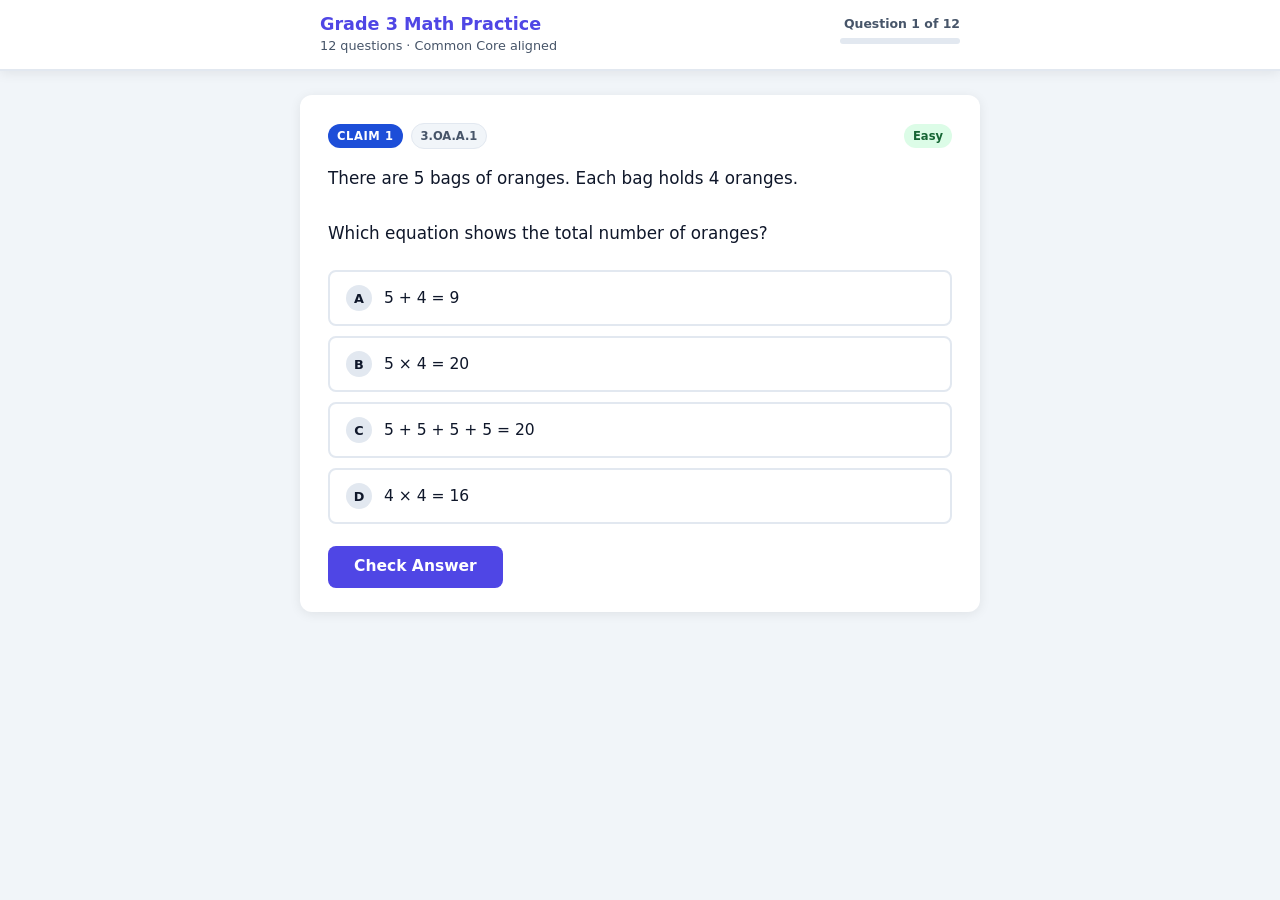
<file: grade3-sbac-dashboard/index.html>
<!DOCTYPE html>
<html lang="en">
<head>
  <meta charset="UTF-8" />
  <meta name="viewport" content="width=device-width, initial-scale=1.0" />
  <title>Grade 3 SBAC-Style Math Practice</title>
  <link rel="stylesheet" href="assets/styles.css" />
</head>
<body>

  <!-- ===================================================
       HEADER — always visible at the top
       Shows the quiz title, current question number,
       and a simple progress bar
       =================================================== -->
  <header class="app-header">
    <div class="header-inner">
      <div class="header-title-block">
        <h1 class="header-title">Grade 3 Math Practice</h1>
        <p class="header-subtitle" id="header-subtitle">Loading…</p>
      </div>
      <div class="header-progress-block">
        <span class="progress-label" id="progress-label">Question 1 of 12</span>
        <div class="progress-bar-track" role="progressbar" aria-label="Quiz progress"
             aria-valuenow="0" aria-valuemin="0" aria-valuemax="100" id="progress-bar-track">
          <div class="progress-bar-fill" id="progress-bar-fill" style="width: 0%"></div>
        </div>
      </div>
    </div>
  </header>

  <!-- ===================================================
       MAIN CONTENT AREA
       The JavaScript replaces everything inside #app
       when moving between questions and the summary screen.
       =================================================== -->
  <main>
    <div id="app" class="app-container">
      <!-- Content is injected here by app.js -->
      <div class="loading-screen">
        <p>Loading questions…</p>
      </div>
    </div>
  </main>

  <!-- app.js runs after the page loads (defer attribute) -->
  <script src="assets/app.js" defer></script>

</body>
</html>
</file>
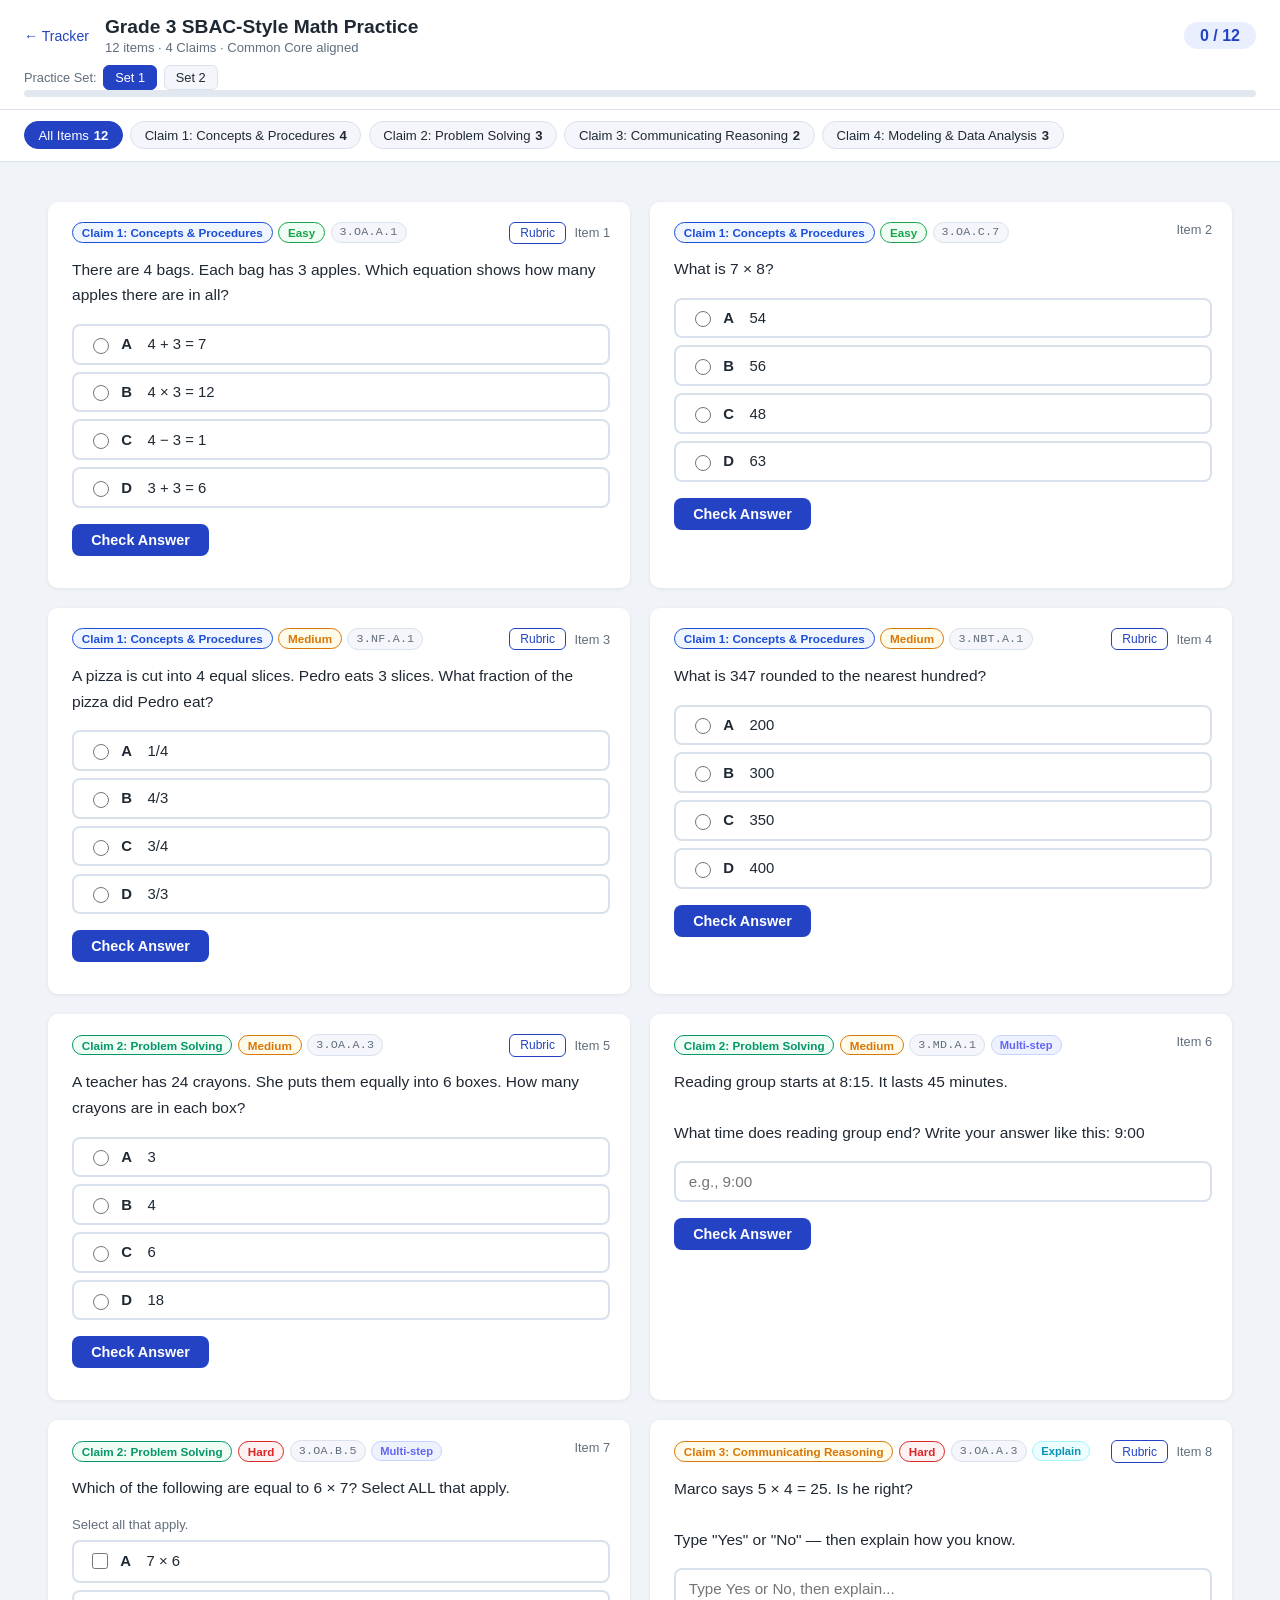
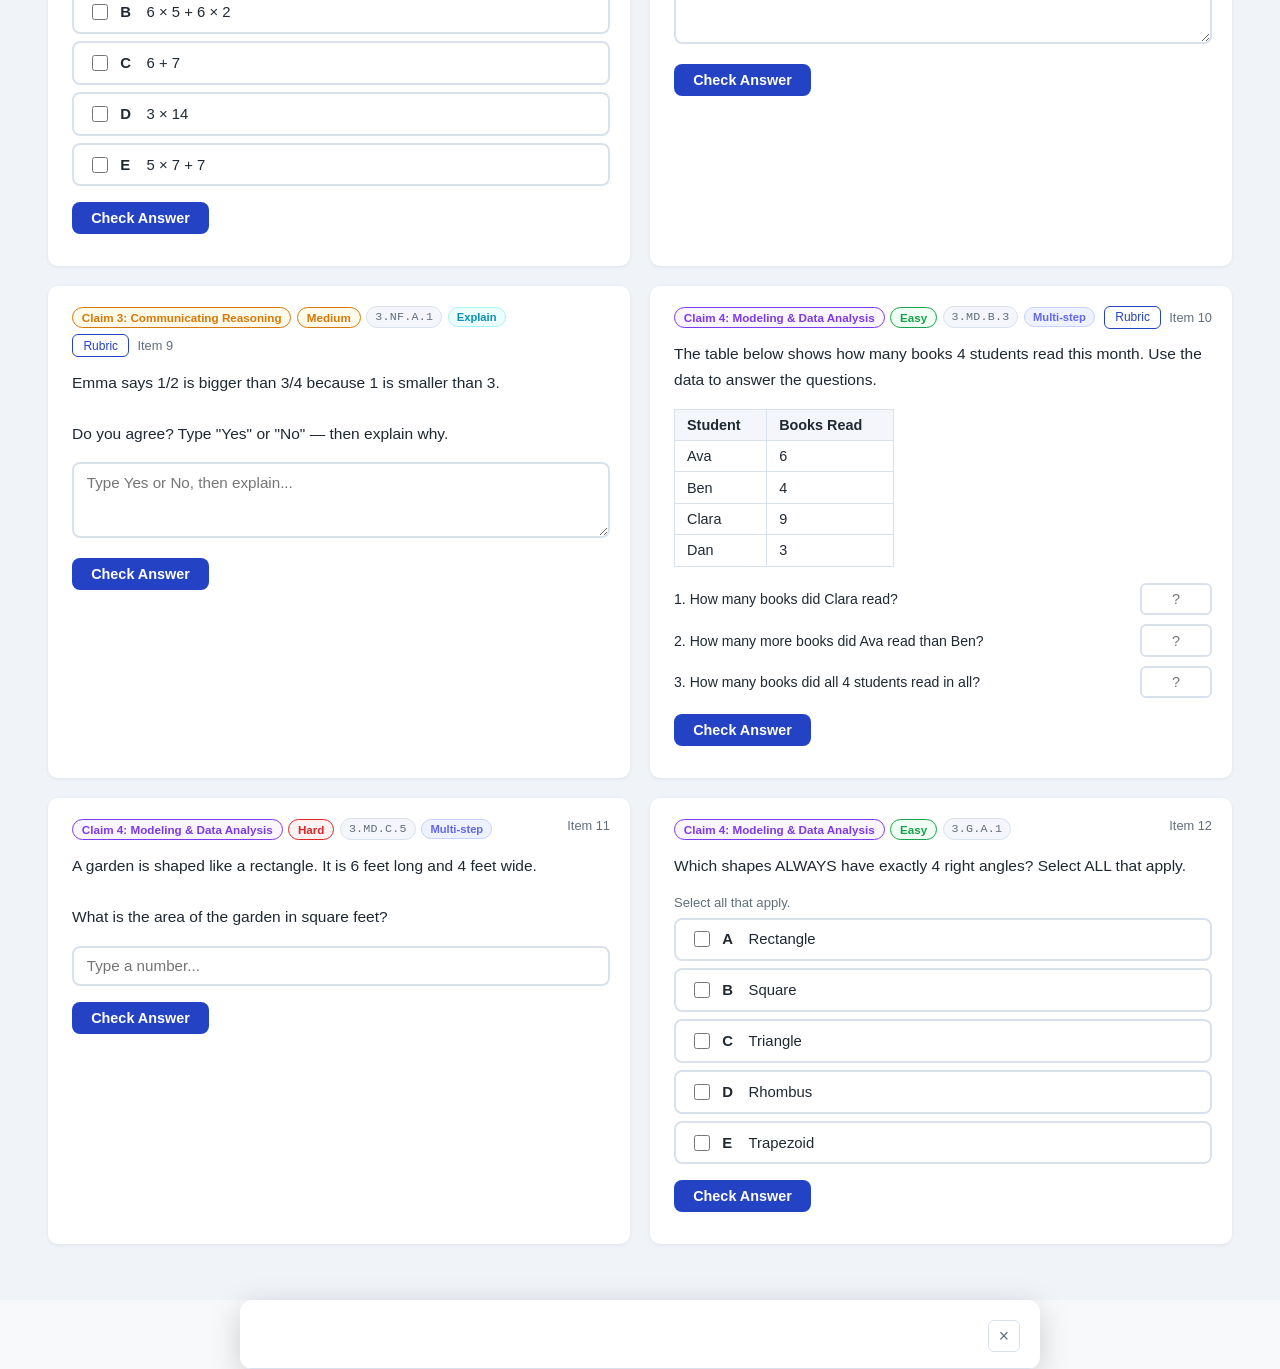
<file: templates/sbac.html>
<!DOCTYPE html>
<html lang="en">
<head>
  <meta charset="UTF-8" />
  <meta name="viewport" content="width=device-width, initial-scale=1" />
  <title>Grade 3 SBAC-Style Math Practice</title>
  <link rel="stylesheet" href="/static/styles.css" />
</head>
<body>
  <div class="sbac-app">

    <header class="sbac-header">
      <div class="sbac-header-top">
        <a href="/" class="back-link" aria-label="Back to tracker">&#8592; Tracker</a>
        <div class="sbac-title-block">
          <h1>Grade 3 SBAC-Style Math Practice</h1>
          <p>12 items &middot; 4 Claims &middot; Common Core aligned</p>
        </div>
        <div id="score-badge" class="score-badge" aria-live="polite">0 / 12</div>
      </div>
      <div id="set-switcher" class="set-switcher" aria-label="Practice set">
        <span class="set-label">Practice Set:</span>
        <button class="set-btn active" data-set="1">Set 1</button>
        <button class="set-btn" data-set="2">Set 2</button>
      </div>
      <div class="progress-bar-container" role="progressbar" aria-label="Items answered">
        <div id="progress-bar" class="progress-bar" style="width: 0%"></div>
      </div>
    </header>

    <nav class="claim-tabs" id="claim-tabs" aria-label="Filter by claim"></nav>

    <main>
      <div id="items-container" class="items-grid"></div>
      <div id="score-summary" class="score-summary" hidden></div>
    </main>

  </div>

  <!-- Rubric modal ─────────────────────────────────────────────────────── -->
  <dialog id="rubric-modal" class="rubric-modal" aria-labelledby="rubric-modal-title">
    <div class="rubric-modal-header">
      <div>
        <div id="rubric-modal-standard" class="rubric-modal-standard"></div>
        <h2 id="rubric-modal-title" class="rubric-modal-title"></h2>
        <div id="rubric-modal-claim" class="rubric-modal-claim"></div>
      </div>
      <button id="rubric-modal-close" class="rubric-modal-close" aria-label="Close rubric">&#215;</button>
    </div>
    <div id="rubric-modal-body" class="rubric-modal-body"></div>
  </dialog>

  <script src="/static/sbac.js"></script>
</body>
</html>
</file>
<file: grade3-sbac-dashboard/assets/styles.css>
/* ============================================================
   GRADE 3 SBAC-STYLE MATH PRACTICE — Standalone Styles
   Simple, modern, student-friendly. Mobile-first.
   ============================================================ */

/* ------------------------------------------------------------
   CSS Custom Properties (variables)
   Change these to retheme the whole app in one place.
   ------------------------------------------------------------ */
:root {
  --primary:        #4f46e5;   /* indigo — main brand color     */
  --primary-light:  #e0e7ff;   /* light indigo for backgrounds  */
  --primary-dark:   #3730a3;   /* darker indigo for hover       */

  --success:        #16a34a;   /* green — correct answer        */
  --success-light:  #dcfce7;   /* light green background        */

  --error:          #dc2626;   /* red — wrong answer            */
  --error-light:    #fee2e2;   /* light red background          */

  --neutral-50:     #f8fafc;
  --neutral-100:    #f1f5f9;
  --neutral-200:    #e2e8f0;
  --neutral-300:    #cbd5e1;
  --neutral-400:    #94a3b8;
  --neutral-600:    #475569;
  --neutral-700:    #334155;
  --neutral-900:    #0f172a;

  --radius:         12px;      /* card corner radius            */
  --radius-sm:      8px;
  --shadow:         0 2px 12px rgba(0, 0, 0, 0.08);
  --shadow-md:      0 4px 20px rgba(0, 0, 0, 0.12);

  --font:           system-ui, -apple-system, "Segoe UI", Roboto, sans-serif;
  --max-width:      680px;     /* maximum content width         */

  /* Claim colors (matching main dashboard) */
  --claim1: #1d4ed8;
  --claim2: #059669;
  --claim3: #d97706;
  --claim4: #7c3aed;
}

/* ------------------------------------------------------------
   Reset & Base
   ------------------------------------------------------------ */
*, *::before, *::after {
  box-sizing: border-box;
  margin: 0;
  padding: 0;
}

html {
  font-size: 16px;
  scroll-behavior: smooth;
}

body {
  font-family: var(--font);
  background: var(--neutral-100);
  color: var(--neutral-900);
  min-height: 100vh;
  line-height: 1.6;
}

/* ------------------------------------------------------------
   Header
   ------------------------------------------------------------ */
.app-header {
  background: white;
  border-bottom: 2px solid var(--neutral-200);
  position: sticky;
  top: 0;
  z-index: 10;
  box-shadow: var(--shadow);
}

.header-inner {
  max-width: var(--max-width);
  margin: 0 auto;
  padding: 14px 20px 12px;
  display: flex;
  align-items: flex-start;
  gap: 16px;
}

.header-title-block {
  flex: 1;
  min-width: 0;
}

.header-title {
  font-size: 1.1rem;
  font-weight: 700;
  color: var(--primary);
  line-height: 1.2;
}

.header-subtitle {
  font-size: 0.8rem;
  color: var(--neutral-600);
  margin-top: 1px;
}

.header-progress-block {
  flex-shrink: 0;
  text-align: right;
  min-width: 120px;
}

.progress-label {
  font-size: 0.78rem;
  color: var(--neutral-600);
  font-weight: 600;
  display: block;
  margin-bottom: 4px;
}

.progress-bar-track {
  width: 120px;
  height: 6px;
  background: var(--neutral-200);
  border-radius: 99px;
  overflow: hidden;
  margin-left: auto;
}

.progress-bar-fill {
  height: 100%;
  background: var(--primary);
  border-radius: 99px;
  transition: width 0.35s ease;
}

/* ------------------------------------------------------------
   Main content wrapper
   ------------------------------------------------------------ */
main {
  padding: 24px 16px 48px;
}

.app-container {
  max-width: var(--max-width);
  margin: 0 auto;
}

/* ------------------------------------------------------------
   Loading screen
   ------------------------------------------------------------ */
.loading-screen {
  text-align: center;
  padding: 60px 20px;
  color: var(--neutral-400);
  font-size: 1rem;
}

/* ------------------------------------------------------------
   Question Card
   ------------------------------------------------------------ */
.question-card {
  background: white;
  border-radius: var(--radius);
  box-shadow: var(--shadow);
  padding: 28px 28px 24px;
  animation: fadeIn 0.25s ease;
}

@keyframes fadeIn {
  from { opacity: 0; transform: translateY(6px); }
  to   { opacity: 1; transform: translateY(0);   }
}

/* Claim badge + metadata row */
.question-meta {
  display: flex;
  align-items: center;
  gap: 8px;
  margin-bottom: 16px;
  flex-wrap: wrap;
}

.claim-badge {
  font-size: 0.72rem;
  font-weight: 700;
  text-transform: uppercase;
  letter-spacing: 0.05em;
  padding: 3px 9px;
  border-radius: 99px;
  color: white;
}
.claim-badge[data-claim="Claim 1"] { background: var(--claim1); }
.claim-badge[data-claim="Claim 2"] { background: var(--claim2); }
.claim-badge[data-claim="Claim 3"] { background: var(--claim3); }
.claim-badge[data-claim="Claim 4"] { background: var(--claim4); }

.standard-badge {
  font-size: 0.72rem;
  font-weight: 600;
  color: var(--neutral-600);
  background: var(--neutral-100);
  border: 1px solid var(--neutral-200);
  border-radius: 99px;
  padding: 3px 9px;
}

.difficulty-badge {
  font-size: 0.72rem;
  font-weight: 600;
  border-radius: 99px;
  padding: 3px 9px;
  margin-left: auto;
}
.difficulty-badge.easy   { color: #166534; background: #dcfce7; }
.difficulty-badge.medium { color: #92400e; background: #fef3c7; }
.difficulty-badge.hard   { color: #991b1b; background: #fee2e2; }

/* Question text */
.question-text {
  font-size: 1.05rem;
  font-weight: 500;
  line-height: 1.65;
  color: var(--neutral-900);
  margin-bottom: 22px;
  /* pre-wrap preserves newlines in picture-graph questions
     (lines with □ and ★ symbols) */
  white-space: pre-wrap;
}

/* ------------------------------------------------------------
   Multiple Choice Options
   ------------------------------------------------------------ */
.mc-options {
  display: flex;
  flex-direction: column;
  gap: 10px;
  margin-bottom: 4px;
}

.mc-option {
  display: flex;
  align-items: center;
  gap: 12px;
  padding: 13px 16px;
  border: 2px solid var(--neutral-200);
  border-radius: var(--radius-sm);
  background: white;
  cursor: pointer;
  font-size: 0.97rem;
  font-family: var(--font);
  color: var(--neutral-900);
  text-align: left;
  transition: border-color 0.15s, background 0.15s;
  width: 100%;
}

.mc-option:hover:not(:disabled) {
  border-color: var(--primary);
  background: var(--primary-light);
}

/* Selected (before checking) */
.mc-option.selected {
  border-color: var(--primary);
  background: var(--primary-light);
  font-weight: 600;
}

/* After checking — correct answer */
.mc-option.is-correct {
  border-color: var(--success);
  background: var(--success-light);
  color: #14532d;
  font-weight: 600;
}

/* After checking — wrong selection */
.mc-option.is-wrong {
  border-color: var(--error);
  background: var(--error-light);
  color: #7f1d1d;
}

/* Dim unselected options after checking */
.mc-option.dimmed {
  opacity: 0.45;
}

/* Disabled state — no pointer events after checking */
.mc-option:disabled {
  cursor: default;
}

/* Letter label (A, B, C, D) */
.mc-letter {
  display: inline-flex;
  align-items: center;
  justify-content: center;
  width: 26px;
  height: 26px;
  border-radius: 50%;
  background: var(--neutral-200);
  font-size: 0.8rem;
  font-weight: 700;
  flex-shrink: 0;
  transition: background 0.15s, color 0.15s;
}

.mc-option.selected .mc-letter  { background: var(--primary); color: white; }
.mc-option.is-correct .mc-letter { background: var(--success); color: white; }
.mc-option.is-wrong .mc-letter   { background: var(--error);   color: white; }

/* ------------------------------------------------------------
   Multi-Select (same visual as MC but checkboxes)
   ------------------------------------------------------------ */
.multi-select-hint {
  font-size: 0.82rem;
  color: var(--neutral-600);
  margin-bottom: 12px;
  font-style: italic;
}

/* Multi-select uses the same .mc-option class; the letter area
   shows a checkbox-style indicator instead */
.mc-option .check-indicator {
  width: 20px;
  height: 20px;
  border: 2px solid var(--neutral-300);
  border-radius: 4px;
  flex-shrink: 0;
  display: inline-flex;
  align-items: center;
  justify-content: center;
  transition: border-color 0.15s, background 0.15s;
  font-size: 0.75rem;
  color: transparent;
}

.mc-option.selected .check-indicator {
  background: var(--primary);
  border-color: var(--primary);
  color: white;
}

.mc-option.is-correct .check-indicator {
  background: var(--success);
  border-color: var(--success);
  color: white;
}

.mc-option.is-wrong .check-indicator {
  background: var(--error);
  border-color: var(--error);
  color: white;
}

/* ------------------------------------------------------------
   Short Response (text input)
   ------------------------------------------------------------ */
.short-response-area {
  display: flex;
  flex-direction: column;
  gap: 10px;
  margin-bottom: 4px;
}

.short-response-input {
  width: 100%;
  padding: 13px 16px;
  border: 2px solid var(--neutral-200);
  border-radius: var(--radius-sm);
  font-size: 1rem;
  font-family: var(--font);
  color: var(--neutral-900);
  background: white;
  resize: vertical;
  min-height: 56px;
  line-height: 1.5;
  transition: border-color 0.15s;
}

.short-response-input:focus {
  outline: none;
  border-color: var(--primary);
  box-shadow: 0 0 0 3px rgba(79, 70, 229, 0.12);
}

.short-response-input.is-correct {
  border-color: var(--success);
  background: var(--success-light);
}

.short-response-input.is-wrong {
  border-color: var(--error);
  background: var(--error-light);
}

.short-response-input:disabled {
  cursor: default;
}

/* ------------------------------------------------------------
   Table Input (data table + sub-questions)
   ------------------------------------------------------------ */
.data-table-wrapper {
  overflow-x: auto;
  margin-bottom: 18px;
  border-radius: var(--radius-sm);
  border: 1px solid var(--neutral-200);
}

.data-table {
  width: 100%;
  border-collapse: collapse;
  font-size: 0.95rem;
}

.data-table th {
  background: var(--primary);
  color: white;
  padding: 10px 14px;
  font-weight: 700;
  text-align: left;
  font-size: 0.85rem;
  text-transform: uppercase;
  letter-spacing: 0.04em;
}

.data-table td {
  padding: 10px 14px;
  border-bottom: 1px solid var(--neutral-200);
  color: var(--neutral-700);
}

.data-table tr:last-child td {
  border-bottom: none;
}

.data-table tr:nth-child(even) td {
  background: var(--neutral-50);
}

/* Sub-questions list */
.sub-questions {
  display: flex;
  flex-direction: column;
  gap: 12px;
  margin-bottom: 4px;
}

.sub-question {
  display: flex;
  flex-direction: column;
  gap: 6px;
}

.sub-question-label {
  font-size: 0.93rem;
  font-weight: 600;
  color: var(--neutral-700);
}

.sub-question-input {
  padding: 10px 14px;
  border: 2px solid var(--neutral-200);
  border-radius: var(--radius-sm);
  font-size: 0.97rem;
  font-family: var(--font);
  color: var(--neutral-900);
  background: white;
  max-width: 220px;
  transition: border-color 0.15s;
}

.sub-question-input:focus {
  outline: none;
  border-color: var(--primary);
  box-shadow: 0 0 0 3px rgba(79, 70, 229, 0.12);
}

.sub-question-input.is-correct {
  border-color: var(--success);
  background: var(--success-light);
}

.sub-question-input.is-wrong {
  border-color: var(--error);
  background: var(--error-light);
}

.sub-question-input:disabled {
  cursor: default;
}

/* ------------------------------------------------------------
   Answer Controls Row (Check + Next buttons)
   ------------------------------------------------------------ */
.answer-controls {
  display: flex;
  gap: 10px;
  margin-top: 22px;
  align-items: center;
  flex-wrap: wrap;
}

.btn {
  display: inline-flex;
  align-items: center;
  justify-content: center;
  padding: 11px 24px;
  border-radius: var(--radius-sm);
  font-size: 0.97rem;
  font-weight: 700;
  font-family: var(--font);
  cursor: pointer;
  border: 2px solid transparent;
  transition: background 0.15s, transform 0.1s, opacity 0.15s;
  line-height: 1;
  white-space: nowrap;
}

.btn:active:not(:disabled) {
  transform: scale(0.97);
}

.btn:disabled {
  opacity: 0.45;
  cursor: not-allowed;
}

/* Primary — Check Answer */
.btn-primary {
  background: var(--primary);
  color: white;
}

.btn-primary:hover:not(:disabled) {
  background: var(--primary-dark);
}

/* Secondary — Next Question */
.btn-secondary {
  background: white;
  color: var(--primary);
  border-color: var(--primary);
}

.btn-secondary:hover:not(:disabled) {
  background: var(--primary-light);
}

/* Finish button on last question */
.btn-finish {
  background: var(--success);
  color: white;
  border-color: var(--success);
}

.btn-finish:hover:not(:disabled) {
  background: #15803d;
}

/* ------------------------------------------------------------
   Feedback Panel (shown after checking)
   ------------------------------------------------------------ */
.feedback-panel {
  margin-top: 18px;
  padding: 16px 18px;
  border-radius: var(--radius-sm);
  font-size: 0.93rem;
  line-height: 1.65;
  animation: fadeIn 0.2s ease;
}

.feedback-panel.feedback-correct {
  background: var(--success-light);
  border: 1px solid #86efac;
  color: #14532d;
}

.feedback-panel.feedback-incorrect {
  background: var(--error-light);
  border: 1px solid #fca5a5;
  color: #7f1d1d;
}

.feedback-header {
  font-size: 1rem;
  font-weight: 700;
  margin-bottom: 6px;
  display: flex;
  align-items: center;
  gap: 6px;
}

.feedback-icon {
  font-size: 1.1rem;
}

.feedback-explanation {
  margin-top: 6px;
  color: var(--neutral-700);
  font-size: 0.9rem;
}

/* ------------------------------------------------------------
   Summary Screen
   ------------------------------------------------------------ */
.summary-card {
  background: white;
  border-radius: var(--radius);
  box-shadow: var(--shadow-md);
  padding: 36px 32px;
  text-align: center;
  animation: fadeIn 0.3s ease;
}

.summary-stars {
  font-size: 2.4rem;
  margin-bottom: 12px;
  letter-spacing: 4px;
}

.summary-heading {
  font-size: 1.6rem;
  font-weight: 800;
  color: var(--neutral-900);
  margin-bottom: 6px;
}

.summary-score-text {
  font-size: 1.1rem;
  color: var(--neutral-600);
  margin-bottom: 28px;
}

.summary-score-number {
  color: var(--primary);
  font-weight: 700;
}

/* Score ring */
.score-ring-wrapper {
  display: flex;
  justify-content: center;
  margin-bottom: 28px;
}

.score-ring {
  width: 120px;
  height: 120px;
  border-radius: 50%;
  background: conic-gradient(var(--primary) 0%, var(--neutral-200) 0%);
  display: flex;
  align-items: center;
  justify-content: center;
  position: relative;
}

.score-ring-inner {
  width: 88px;
  height: 88px;
  background: white;
  border-radius: 50%;
  display: flex;
  align-items: center;
  justify-content: center;
}

.score-ring-pct {
  font-size: 1.3rem;
  font-weight: 800;
  color: var(--neutral-900);
}

/* Per-item result list */
.result-list {
  list-style: none;
  text-align: left;
  display: flex;
  flex-direction: column;
  gap: 10px;
  margin-bottom: 28px;
}

.result-item {
  padding: 14px 16px;
  border-radius: var(--radius-sm);
  border: 1px solid var(--neutral-200);
  font-size: 0.88rem;
}

.result-item.result-correct {
  border-color: #86efac;
  background: #f0fdf4;
}

.result-item.result-incorrect {
  border-color: #fca5a5;
  background: #fff5f5;
}

.result-item-top {
  display: flex;
  align-items: center;
  gap: 8px;
  margin-bottom: 4px;
}

.result-status-icon {
  font-size: 1rem;
  flex-shrink: 0;
}

.result-question-preview {
  font-weight: 600;
  color: var(--neutral-800);
  font-size: 0.88rem;
  /* Trim long questions to one line */
  overflow: hidden;
  text-overflow: ellipsis;
  white-space: nowrap;
  flex: 1;
}

.result-explanation {
  font-size: 0.83rem;
  color: var(--neutral-600);
  line-height: 1.55;
  margin-top: 4px;
  /* Allow long explanations to wrap normally */
  white-space: normal;
}

/* Try Again button */
.btn-restart {
  background: var(--primary);
  color: white;
  padding: 13px 32px;
  font-size: 1rem;
}

.btn-restart:hover {
  background: var(--primary-dark);
}

/* ------------------------------------------------------------
   Responsive adjustments
   ------------------------------------------------------------ */
@media (max-width: 480px) {
  .question-card,
  .summary-card {
    padding: 20px 16px;
  }

  .header-inner {
    flex-direction: column;
    gap: 10px;
  }

  .header-progress-block {
    width: 100%;
    text-align: left;
  }

  .progress-bar-track {
    width: 100%;
    margin-left: 0;
  }

  .progress-label {
    text-align: left;
  }

  .answer-controls {
    flex-direction: column;
    align-items: stretch;
  }

  .btn {
    width: 100%;
    justify-content: center;
  }

  .sub-question-input {
    max-width: 100%;
  }

  .summary-card {
    padding: 28px 20px;
  }
}
</file>
<file: static/styles.css>
:root {
  color-scheme: light;
  font-family: "Segoe UI", Tahoma, sans-serif;
  --bg: #f8f9fb;
  --text: #1f2933;
  --muted: #616e7c;
  --primary: #2343c4;
  --accent: #e9efff;
  --border: #d9e2ec;
  --not-observed: #fff7e6;
}

* {
  box-sizing: border-box;
}

body {
  margin: 0;
  background: var(--bg);
  color: var(--text);
}

.app {
  display: flex;
  flex-direction: column;
  min-height: 100vh;
}

.sticky-header {
  position: sticky;
  top: 0;
  z-index: 10;
  background: #fff;
  border-bottom: 1px solid var(--border);
  padding: 1rem 1.5rem 0.5rem;
}

.header-row {
  display: flex;
  flex-wrap: wrap;
  gap: 1rem;
  margin-bottom: 0.75rem;
}

.header-row.controls {
  align-items: center;
}

.field {
  display: flex;
  flex-direction: column;
  gap: 0.25rem;
  min-width: 160px;
}

.field.wide {
  flex: 1;
  min-width: 240px;
}

.inline {
  display: flex;
  gap: 0.5rem;
}

input,
select,
button,
textarea {
  font: inherit;
  padding: 0.45rem 0.6rem;
  border: 1px solid var(--border);
  border-radius: 6px;
}

button {
  background: var(--primary);
  color: #fff;
  border: none;
  cursor: pointer;
}

button.secondary {
  background: #fff;
  color: var(--primary);
  border: 1px solid var(--primary);
}

button:focus,
select:focus,
input:focus,
textarea:focus {
  outline: 3px solid #cdd7ff;
  outline-offset: 1px;
}

main {
  padding: 1rem 1.5rem 2rem;
}

.roster-controls {
  display: flex;
  flex-wrap: wrap;
  gap: 1rem;
  margin-bottom: 1rem;
}

.roster table {
  width: 100%;
  border-collapse: collapse;
  background: #fff;
  border-radius: 8px;
  overflow: hidden;
}

.roster th,
.roster td {
  padding: 0.75rem;
  border-bottom: 1px solid var(--border);
  vertical-align: top;
}

.roster th {
  text-align: left;
  background: #f4f6fb;
  font-weight: 600;
}

.center {
  text-align: center;
}

.level-buttons {
  display: grid;
  grid-template-columns: repeat(5, minmax(48px, 1fr));
  gap: 0.4rem;
}

.level-button {
  padding: 0.5rem;
  border-radius: 6px;
  background: #fff;
  border: 2px solid var(--border);
  color: var(--text);
  font-weight: 600;
}

.level-button.active {
  background: var(--accent);
  border-color: var(--primary);
  color: var(--primary);
}

.level-button.not-observed {
  background: var(--not-observed);
}

.level-label {
  font-size: 0.75rem;
  color: var(--muted);
}

.supports {
  display: grid;
  grid-template-columns: repeat(auto-fit, minmax(120px, 1fr));
  gap: 0.35rem;
}

.supports label {
  display: flex;
  gap: 0.3rem;
  align-items: center;
  font-size: 0.85rem;
}

.notes {
  min-width: 180px;
}

.help {
  font-size: 0.75rem;
  color: var(--muted);
}

.dialog-header {
  display: flex;
  justify-content: space-between;
  align-items: center;
  margin-bottom: 1rem;
}

#rubric-dialog {
  padding: 1rem 1.25rem;
  border: none;
  border-radius: 8px;
  max-width: 520px;
  width: 90%;
}

#rubric-dialog textarea {
  width: 100%;
  min-height: 80px;
}

#rubric-dialog::backdrop {
  background: rgba(15, 23, 42, 0.4);
}

.rubric-level {
  margin-bottom: 0.75rem;
}

.offline-banner {
  position: fixed;
  bottom: 1rem;
  right: 1rem;
  background: #fffbeb;
  color: #92400e;
  padding: 0.75rem 1rem;
  border-radius: 8px;
  border: 1px solid #fcd34d;
  display: none;
}

.offline-banner.visible {
  display: block;
}

@media (max-width: 900px) {
  .level-buttons {
    grid-template-columns: repeat(2, minmax(48px, 1fr));
  }

  .roster th:nth-child(4),
  .roster td:nth-child(4) {
    display: none;
  }
}

@media (max-width: 600px) {
  .header-row {
    flex-direction: column;
  }

  .roster table,
  .roster thead {
    display: block;
  }

  .roster thead {
    display: none;
  }

  .roster tr {
    display: grid;
    grid-template-columns: 1fr;
    gap: 0.75rem;
    padding: 1rem;
    border-bottom: 1px solid var(--border);
  }
}

/* ── SBAC Dashboard ──────────────────────────────────────────────────────── */

.sbac-app {
  min-height: 100vh;
  background: #f0f4f8;
}

.sbac-header {
  background: #fff;
  border-bottom: 1px solid var(--border);
  padding: 1rem 1.5rem 0.75rem;
  position: sticky;
  top: 0;
  z-index: 10;
}

.sbac-header-top {
  display: flex;
  align-items: center;
  gap: 1rem;
  margin-bottom: 0.6rem;
  flex-wrap: wrap;
}

.sbac-title-block {
  flex: 1;
  min-width: 0;
}

.sbac-title-block h1 {
  margin: 0;
  font-size: 1.2rem;
  color: var(--text);
}

.sbac-title-block p {
  margin: 0.15rem 0 0;
  font-size: 0.82rem;
  color: var(--muted);
}

.back-link {
  color: var(--primary);
  text-decoration: none;
  font-size: 0.88rem;
  white-space: nowrap;
}

.back-link:hover {
  text-decoration: underline;
}

.score-badge {
  font-size: 1rem;
  font-weight: 700;
  color: var(--primary);
  background: var(--accent);
  border-radius: 999px;
  padding: 0.3rem 1rem;
  white-space: nowrap;
  flex-shrink: 0;
}

.progress-bar-container {
  background: #e2e8f0;
  border-radius: 999px;
  height: 7px;
  overflow: hidden;
}

.progress-bar {
  height: 100%;
  background: var(--primary);
  border-radius: 999px;
  transition: width 0.4s ease;
}

/* Claim tabs */

.claim-tabs {
  display: flex;
  flex-wrap: wrap;
  gap: 0.45rem;
  padding: 0.7rem 1.5rem;
  background: #fff;
  border-bottom: 1px solid var(--border);
}

.claim-tab {
  font-size: 0.82rem;
  padding: 0.35rem 0.85rem;
  border-radius: 999px;
  background: #f4f6fb;
  color: var(--text);
  border: 1px solid var(--border);
  cursor: pointer;
  display: flex;
  align-items: center;
  gap: 0.3rem;
  white-space: nowrap;
}

.claim-tab.active {
  background: var(--primary);
  color: #fff;
  border-color: var(--primary);
}

.tab-count {
  font-weight: 700;
}

/* Items grid */

.items-grid {
  display: grid;
  grid-template-columns: repeat(auto-fill, minmax(460px, 1fr));
  gap: 1.25rem;
  padding: 1.5rem;
}

/* Item card */

.item-card {
  background: #fff;
  border-radius: 10px;
  padding: 1.25rem;
  box-shadow: 0 1px 4px rgba(0, 0, 0, 0.07);
  border-left: 4px solid transparent;
}

.item-card.card-correct {
  border-left-color: #16a34a;
}

.item-card.card-incorrect {
  border-left-color: #dc2626;
}

.item-header {
  display: flex;
  justify-content: space-between;
  align-items: flex-start;
  margin-bottom: 0.8rem;
  flex-wrap: wrap;
  gap: 0.4rem;
}

.item-badges {
  display: flex;
  flex-wrap: wrap;
  gap: 0.35rem;
  align-items: center;
}

.sbac-badge {
  font-size: 0.73rem;
  font-weight: 600;
  padding: 0.18rem 0.55rem;
  border-radius: 999px;
  border: 1px solid;
}

.standard-tag {
  font-size: 0.73rem;
  color: var(--muted);
  background: #f4f6fb;
  padding: 0.18rem 0.5rem;
  border-radius: 999px;
  border: 1px solid var(--border);
  font-family: monospace;
  letter-spacing: 0.02em;
}

.sbac-tag {
  font-size: 0.7rem;
  font-weight: 600;
  padding: 0.18rem 0.5rem;
  border-radius: 999px;
  border: 1px solid;
}

.tag-multistep {
  color: #6366f1;
  background: #eef2ff;
  border-color: #c7d2fe;
}

.tag-explain {
  color: #0891b2;
  background: #ecfeff;
  border-color: #a5f3fc;
}

.item-num {
  font-size: 0.8rem;
  color: var(--muted);
  white-space: nowrap;
}

.item-question {
  font-size: 0.97rem;
  line-height: 1.65;
  margin-bottom: 1rem;
  color: var(--text);
}

/* Multiple choice / multi-select */

.mc-options {
  display: flex;
  flex-direction: column;
  gap: 0.45rem;
  margin-bottom: 1rem;
}

.mc-option {
  display: flex;
  align-items: center;
  gap: 0.55rem;
  padding: 0.55rem 0.9rem;
  border-radius: 8px;
  border: 2px solid var(--border);
  cursor: pointer;
  font-size: 0.93rem;
  transition: border-color 0.12s, background 0.12s;
}

.mc-option:has(input:not([disabled])):hover {
  border-color: var(--primary);
  background: var(--accent);
}

.mc-option input[type="radio"],
.mc-option input[type="checkbox"] {
  accent-color: var(--primary);
  width: 1rem;
  height: 1rem;
  flex-shrink: 0;
  padding: 0;
  border: none;
}

.option-letter {
  font-weight: 700;
  min-width: 1.1rem;
}

.mc-option.option-correct {
  border-color: #16a34a;
  background: #f0fdf4;
  color: #15803d;
}

.mc-option.option-wrong {
  border-color: #dc2626;
  background: #fef2f2;
  color: #b91c1c;
}

.select-hint {
  font-size: 0.82rem;
  color: var(--muted);
  margin: 0 0 0.5rem;
}

/* Short response inputs */

.sbac-input,
.sbac-textarea {
  width: 100%;
  padding: 0.6rem 0.8rem;
  border: 2px solid var(--border);
  border-radius: 8px;
  font-size: 0.95rem;
  font-family: inherit;
  margin-bottom: 1rem;
  box-sizing: border-box;
}

.sbac-textarea {
  min-height: 76px;
  resize: vertical;
}

.sbac-input:focus,
.sbac-textarea:focus {
  outline: 3px solid #cdd7ff;
  border-color: var(--primary);
}

/* Table input */

.data-table-wrapper {
  overflow-x: auto;
  margin-bottom: 1rem;
}

.data-table {
  border-collapse: collapse;
  font-size: 0.9rem;
  min-width: 220px;
}

.data-table th {
  background: #f4f6fb;
  padding: 0.45rem 0.75rem;
  border: 1px solid var(--border);
  text-align: left;
  font-weight: 600;
}

.data-table td {
  padding: 0.45rem 0.75rem;
  border: 1px solid var(--border);
}

.sub-questions {
  display: flex;
  flex-direction: column;
  gap: 0.55rem;
  margin-bottom: 1rem;
}

.sub-question {
  display: flex;
  align-items: center;
  gap: 0.6rem;
  flex-wrap: wrap;
}

.sub-question label {
  flex: 1;
  min-width: 180px;
  font-size: 0.88rem;
}

.sq-input {
  width: 72px;
  padding: 0.4rem 0.5rem;
  border: 2px solid var(--border);
  border-radius: 6px;
  text-align: center;
  font-size: 0.9rem;
  font-family: inherit;
}

.sq-input:focus {
  outline: 3px solid #cdd7ff;
  border-color: var(--primary);
}

.sub-question.sq-correct .sq-input {
  border-color: #16a34a;
  background: #f0fdf4;
}

.sub-question.sq-wrong .sq-input {
  border-color: #dc2626;
  background: #fef2f2;
}

.sq-mark {
  font-size: 0.82rem;
  color: var(--muted);
  white-space: nowrap;
}

/* Check button */

.item-actions {
  margin-bottom: 0.75rem;
}

.check-btn {
  background: var(--primary);
  color: #fff;
  border: none;
  border-radius: 8px;
  padding: 0.5rem 1.2rem;
  font-size: 0.9rem;
  font-weight: 600;
  cursor: pointer;
}

.check-btn:hover {
  background: #1836b0;
}

.check-btn:focus {
  outline: 3px solid #cdd7ff;
  outline-offset: 2px;
}

/* Feedback */

.item-feedback {
  border-radius: 8px;
  padding: 0.75rem 1rem;
  font-size: 0.88rem;
  line-height: 1.55;
}

.feedback-correct {
  background: #f0fdf4;
  border: 1px solid #bbf7d0;
}

.feedback-incorrect {
  background: #fef2f2;
  border: 1px solid #fecaca;
}

.feedback-header {
  display: flex;
  align-items: center;
  gap: 0.45rem;
  margin-bottom: 0.4rem;
  font-weight: 600;
}

.feedback-icon {
  font-size: 1rem;
}

.feedback-correct .feedback-icon { color: #16a34a; }
.feedback-incorrect .feedback-icon { color: #dc2626; }

.feedback-answer {
  margin: 0.25rem 0;
}

.feedback-note {
  margin: 0.2rem 0;
  color: var(--muted);
  font-style: italic;
}

.feedback-explanation {
  margin: 0.3rem 0 0;
  color: #374151;
}

/* Score summary */

.score-summary {
  margin: 0 1.5rem 2rem;
  background: #fff;
  border-radius: 10px;
  padding: 1.5rem;
  box-shadow: 0 1px 4px rgba(0, 0, 0, 0.07);
}

.summary-title {
  margin: 0 0 0.4rem;
  font-size: 1.2rem;
}

.summary-pct {
  color: var(--muted);
  font-size: 1rem;
}

.summary-congrats {
  margin: 0 0 1rem;
  color: var(--muted);
  font-size: 0.9rem;
}

.summary-grid {
  display: grid;
  grid-template-columns: repeat(auto-fill, minmax(190px, 1fr));
  gap: 1rem;
}

.summary-claim {
  padding: 0.75rem;
  border-radius: 8px;
  border: 2px solid;
}

.summary-claim-label {
  font-size: 0.78rem;
  font-weight: 600;
  margin-bottom: 0.25rem;
  line-height: 1.3;
}

.summary-claim-score {
  font-size: 1.3rem;
  font-weight: 700;
  color: var(--text);
  margin-bottom: 0.45rem;
}

.summary-bar-bg {
  background: #e2e8f0;
  border-radius: 999px;
  height: 6px;
  overflow: hidden;
}

.summary-bar-fill {
  height: 100%;
  border-radius: 999px;
  transition: width 0.5s ease;
}

/* SBAC responsive */

/* Set switcher */

.set-switcher {
  display: flex;
  align-items: center;
  gap: 0.4rem;
  margin-top: 0.35rem;
  flex-wrap: wrap;
}

.set-label {
  font-size: 0.8rem;
  color: var(--muted);
}

.set-btn {
  font-size: 0.8rem;
  padding: 0.25rem 0.7rem;
  border-radius: 6px;
  background: #f4f6fb;
  color: var(--text);
  border: 1px solid var(--border);
  cursor: pointer;
}

.set-btn.active {
  background: var(--primary);
  color: #fff;
  border-color: var(--primary);
}

.set-btn:focus {
  outline: 3px solid #cdd7ff;
  outline-offset: 1px;
}

/* Item header right side (rubric button + item number) */

.item-header-right {
  display: flex;
  align-items: center;
  gap: 0.5rem;
  flex-shrink: 0;
}

.rubric-btn {
  font-size: 0.75rem;
  padding: 0.2rem 0.65rem;
  border-radius: 6px;
  background: #fff;
  color: var(--primary);
  border: 1px solid var(--primary);
  cursor: pointer;
  white-space: nowrap;
}

.rubric-btn:hover {
  background: var(--accent);
}

.rubric-btn:focus {
  outline: 3px solid #cdd7ff;
  outline-offset: 1px;
}

/* ── Rubric modal ────────────────────────────────────────────────────────── */

.rubric-modal {
  border: none;
  border-radius: 12px;
  padding: 0;
  max-width: 800px;
  width: 95%;
  max-height: 90vh;
  overflow: hidden;
  display: flex;
  flex-direction: column;
  box-shadow: 0 8px 32px rgba(0, 0, 0, 0.18);
}

.rubric-modal::backdrop {
  background: rgba(15, 23, 42, 0.45);
}

.rubric-modal[open] {
  display: flex;
}

.rubric-modal-header {
  display: flex;
  justify-content: space-between;
  align-items: flex-start;
  gap: 1rem;
  padding: 1.25rem 1.25rem 1rem;
  border-bottom: 1px solid var(--border);
  flex-shrink: 0;
}

.rubric-modal-standard {
  font-size: 0.8rem;
  font-weight: 700;
  color: var(--muted);
  font-family: monospace;
  letter-spacing: 0.04em;
  margin-bottom: 0.2rem;
}

.rubric-modal-title {
  font-size: 1rem;
  font-weight: 700;
  margin: 0 0 0.3rem;
  color: var(--text);
  line-height: 1.35;
}

.rubric-modal-claim {
  font-size: 0.78rem;
  color: var(--muted);
}

.rubric-modal-close {
  background: none;
  border: 1px solid var(--border);
  color: var(--muted);
  border-radius: 6px;
  width: 2rem;
  height: 2rem;
  display: flex;
  align-items: center;
  justify-content: center;
  font-size: 1.1rem;
  cursor: pointer;
  flex-shrink: 0;
  padding: 0;
  line-height: 1;
}

.rubric-modal-close:hover {
  background: #f4f6fb;
  color: var(--text);
}

.rubric-modal-body {
  display: grid;
  grid-template-columns: 1fr 1fr;
  gap: 0;
  overflow-y: auto;
  flex: 1;
}

.rubric-level-card {
  border-right: 1px solid var(--border);
  border-bottom: 1px solid var(--border);
}

.rubric-level-card:nth-child(even) {
  border-right: none;
}

.rubric-level-card:nth-last-child(-n+2) {
  border-bottom: none;
}

.rubric-level-heading {
  font-size: 0.82rem;
  font-weight: 700;
  padding: 0.55rem 0.9rem;
  border-bottom: 1px solid var(--border);
  letter-spacing: 0.01em;
}

.rubric-level-body {
  padding: 0.75rem 0.9rem;
  display: flex;
  flex-direction: column;
  gap: 0.6rem;
}

.rubric-section-label {
  font-size: 0.72rem;
  font-weight: 700;
  text-transform: uppercase;
  letter-spacing: 0.06em;
  color: var(--muted);
  margin-bottom: 0.2rem;
}

.rubric-section-text {
  font-size: 0.86rem;
  line-height: 1.55;
  color: var(--text);
  margin: 0;
}

/* SBAC responsive */

@media (max-width: 700px) {
  .items-grid {
    grid-template-columns: 1fr;
    padding: 1rem;
  }

  .claim-tabs {
    padding: 0.6rem 1rem;
  }

  .sbac-header {
    padding: 0.75rem 1rem 0.6rem;
  }

  .score-summary {
    margin: 0 1rem 1.5rem;
  }

  .rubric-modal {
    max-height: 95vh;
  }

  .rubric-modal-body {
    grid-template-columns: 1fr;
  }

  .rubric-level-card {
    border-right: none;
  }

  .rubric-level-card:nth-last-child(-n+2) {
    border-bottom: 1px solid var(--border);
  }

  .rubric-level-card:last-child {
    border-bottom: none;
  }
}
</file>
